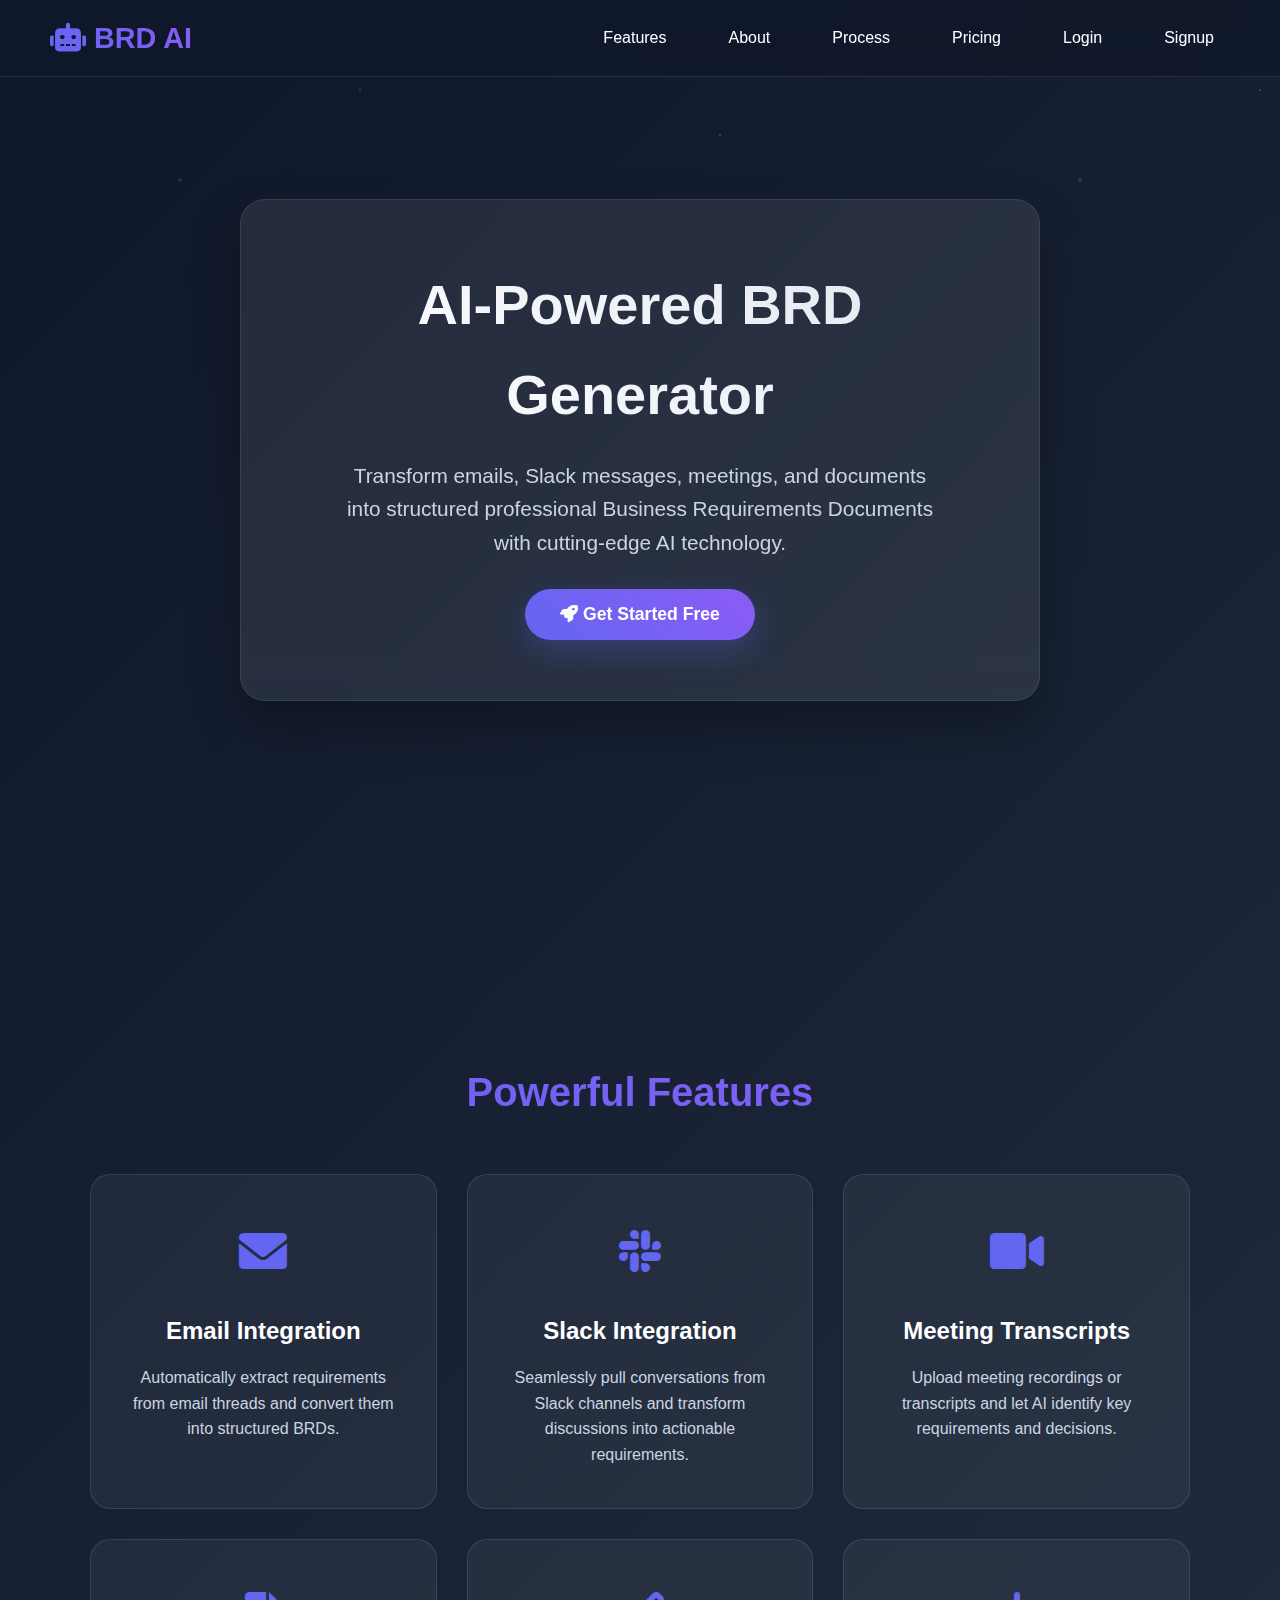
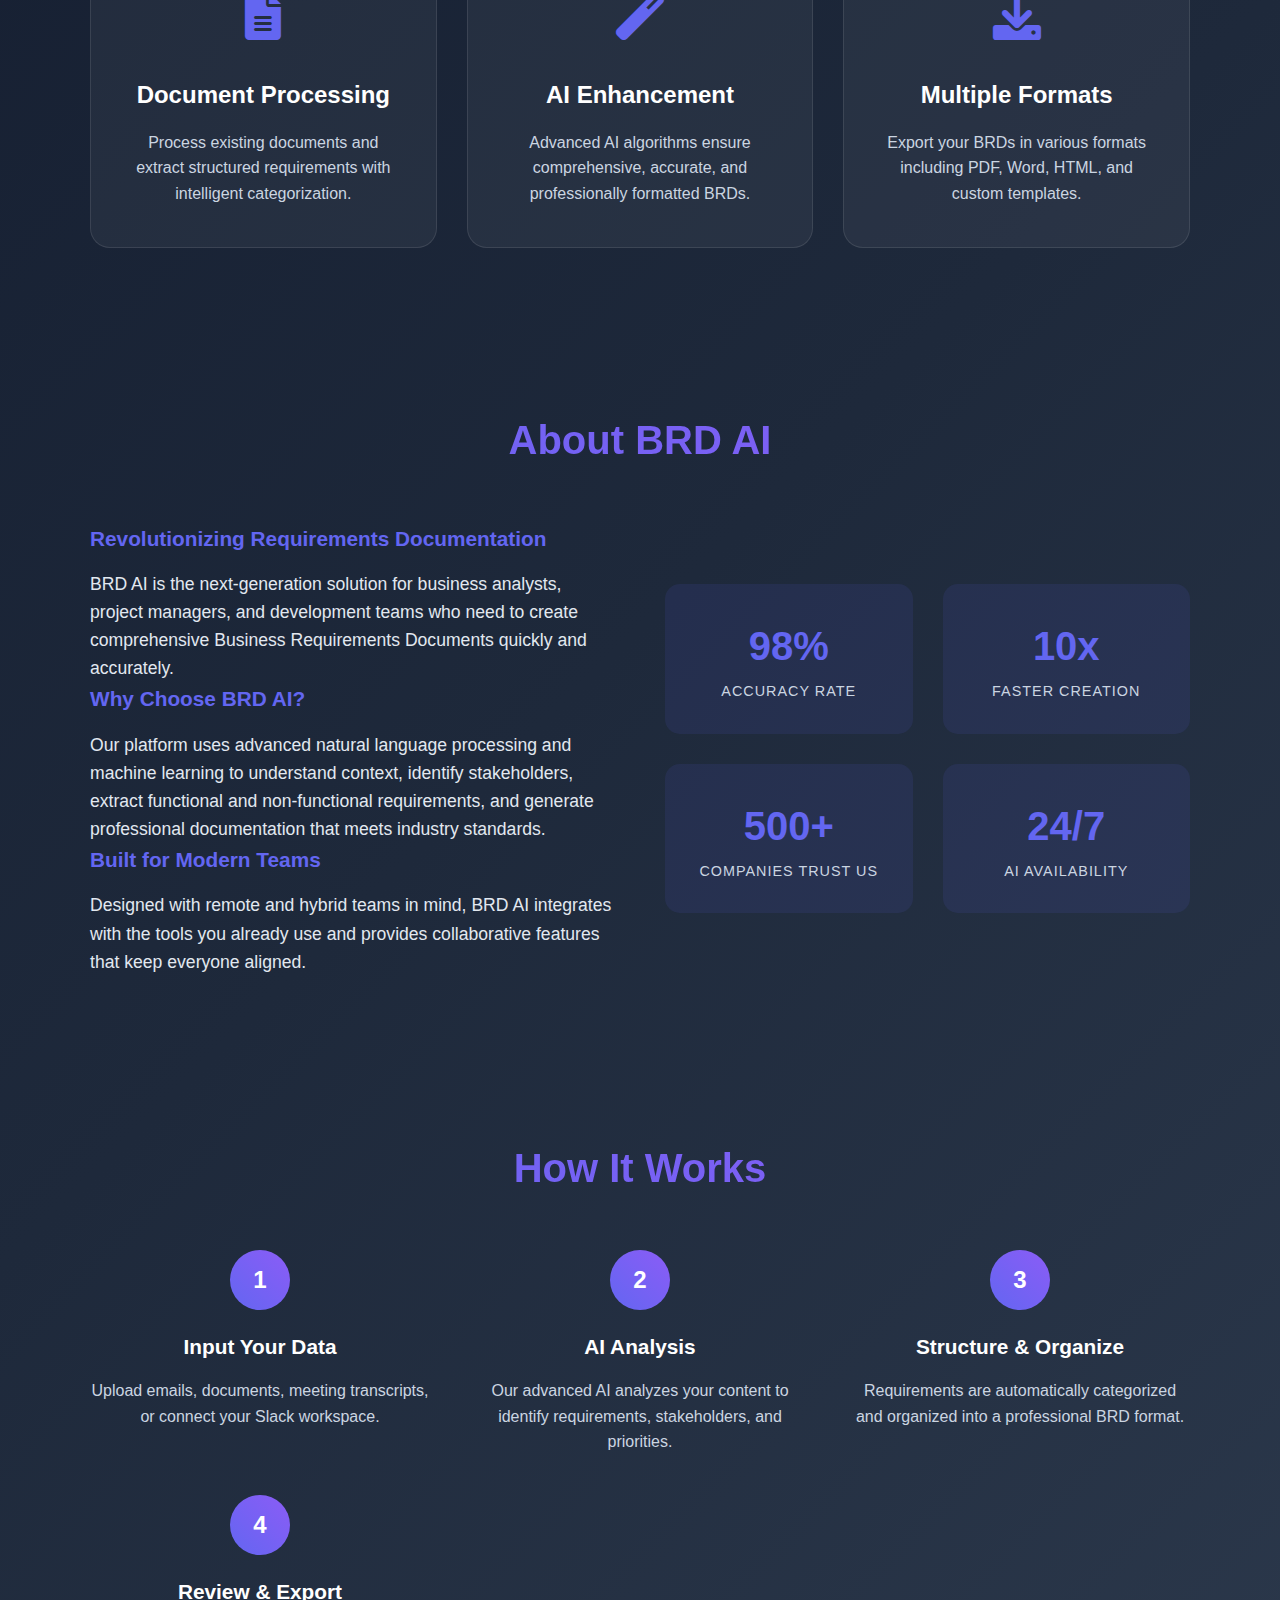
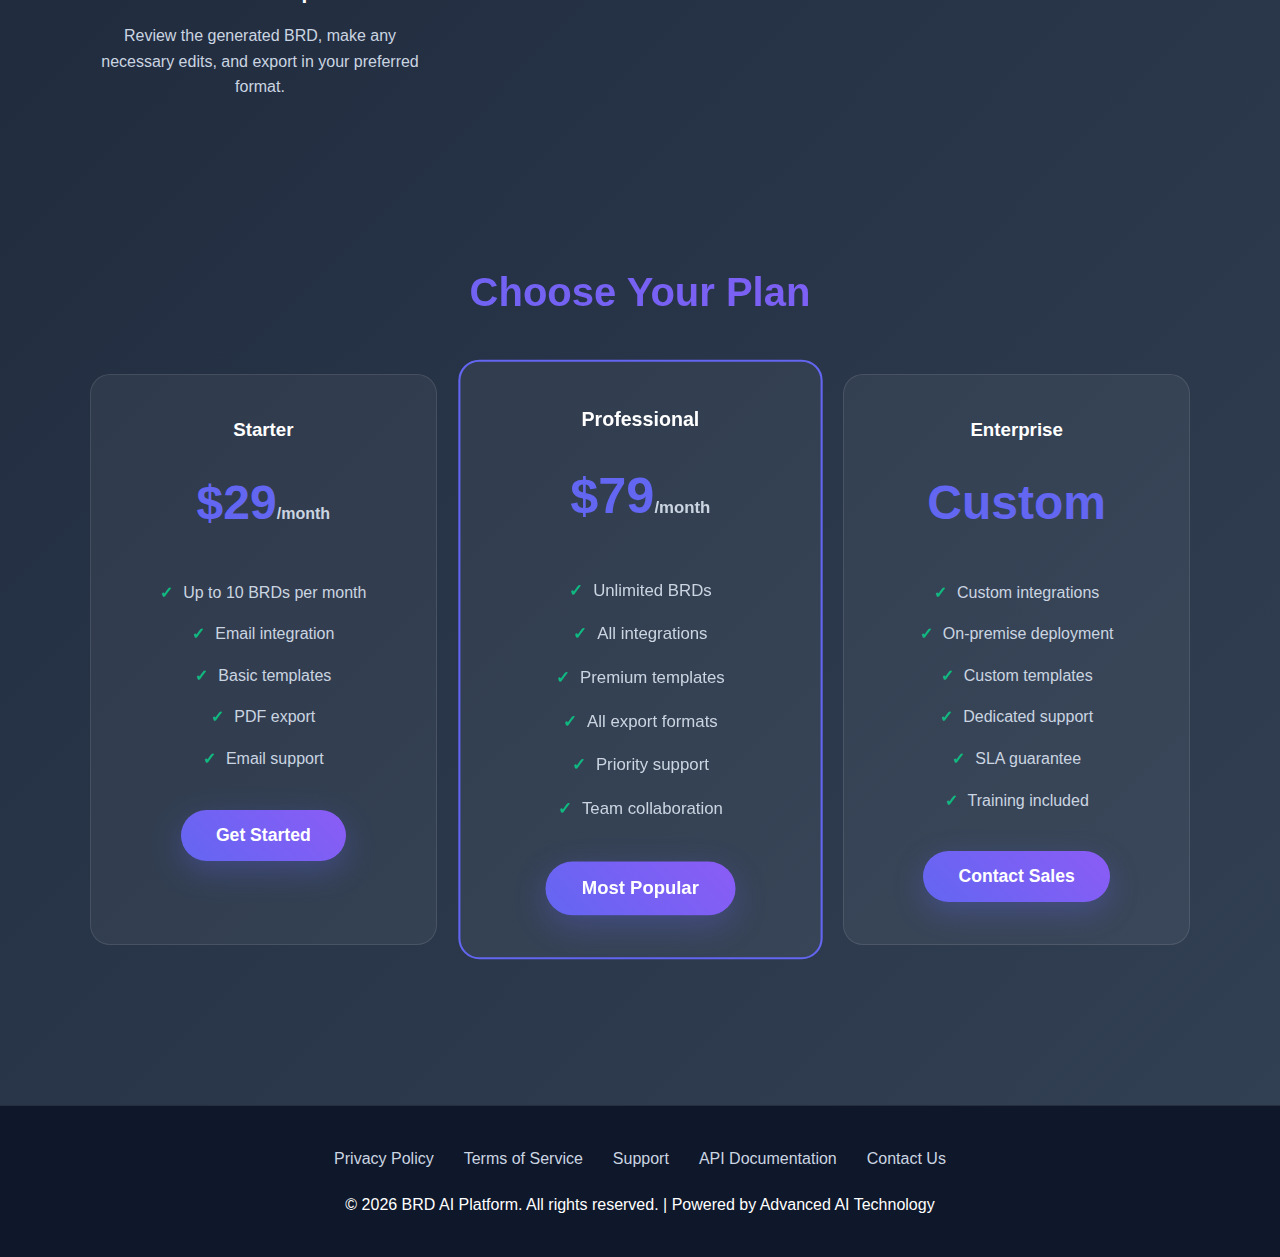
<file: index.html>
<!DOCTYPE html>
<html lang="en">
<head>
    <title>PS21 BRD AI - Professional Business Requirements Documentation</title>
    <meta name="viewport" content="width=device-width, initial-scale=1.0">
    <meta charset="UTF-8">
    <link href="https://cdnjs.cloudflare.com/ajax/libs/font-awesome/6.0.0/css/all.min.css" rel="stylesheet">
    <style>
        * {
            margin: 0;
            padding: 0;
            box-sizing: border-box;
        }

        body {
            font-family: 'Segoe UI', Tahoma, Geneva, Verdana, sans-serif;
            background: linear-gradient(135deg, #0f172a, #1e293b, #334155);
            color: white;
            line-height: 1.6;
            overflow-x: hidden;
        }

        /* Navigation */
        nav {
            position: fixed;
            top: 0;
            width: 100%;
            display: flex;
            justify-content: space-between;
            align-items: center;
            padding: 15px 50px;
            background: rgba(15, 23, 42, 0.9);
            backdrop-filter: blur(20px);
            z-index: 1000;
            border-bottom: 1px solid rgba(255, 255, 255, 0.1);
            transition: all 0.3s ease;
        }

        nav h2 {
            background: linear-gradient(45deg, #6366f1, #8b5cf6);
            -webkit-background-clip: text;
            -webkit-text-fill-color: transparent;
            background-clip: text;
            font-size: 1.8rem;
            font-weight: 700;
        }

        nav .nav-links {
            display: flex;
            gap: 30px;
        }

        nav a {
            color: white;
            text-decoration: none;
            padding: 8px 16px;
            border-radius: 8px;
            transition: all 0.3s ease;
            font-weight: 500;
        }

        nav a:hover {
            background: rgba(99, 102, 241, 0.2);
            color: #6366f1;
        }

        /* Hero Section */
        .hero {
            height: 100vh;
            display: flex;
            justify-content: center;
            align-items: center;
            text-align: center;
            position: relative;
            overflow: hidden;
        }

        .hero::before {
            content: '';
            position: absolute;
            top: 0;
            left: 0;
            right: 0;
            bottom: 0;
            background: url('data:image/svg+xml,<svg xmlns="http://www.w3.org/2000/svg" viewBox="0 0 1000 1000"><circle cx="200" cy="200" r="2" fill="%23ffffff20"/><circle cx="400" cy="100" r="1" fill="%23ffffff30"/><circle cx="600" cy="300" r="2" fill="%23ffffff20"/><circle cx="800" cy="150" r="1" fill="%23ffffff40"/></svg>');
            animation: float 20s infinite linear;
        }

        @keyframes float {
            0% { transform: translateY(0px) translateX(0px); }
            33% { transform: translateY(-20px) translateX(10px); }
            66% { transform: translateY(10px) translateX(-10px); }
            100% { transform: translateY(0px) translateX(0px); }
        }

        .glass {
            background: rgba(255, 255, 255, 0.08);
            backdrop-filter: blur(20px);
            padding: 60px;
            border-radius: 25px;
            border: 1px solid rgba(255, 255, 255, 0.1);
            box-shadow: 0 25px 50px rgba(0, 0, 0, 0.3);
            max-width: 800px;
            position: relative;
            z-index: 10;
        }

        .hero h1 {
            font-size: 3.5rem;
            margin-bottom: 20px;
            background: linear-gradient(45deg, #ffffff, #e2e8f0);
            -webkit-background-clip: text;
            -webkit-text-fill-color: transparent;
            background-clip: text;
            font-weight: 700;
        }

        .hero p {
            font-size: 1.3rem;
            margin-bottom: 30px;
            color: #cbd5e1;
            max-width: 600px;
            margin-left: auto;
            margin-right: auto;
        }

        .cta-button {
            padding: 15px 35px;
            border: none;
            border-radius: 50px;
            background: linear-gradient(45deg, #6366f1, #8b5cf6);
            color: white;
            cursor: pointer;
            font-size: 1.1rem;
            font-weight: 600;
            transition: all 0.3s ease;
            box-shadow: 0 10px 30px rgba(99, 102, 241, 0.3);
        }

        .cta-button:hover {
            transform: translateY(-3px);
            box-shadow: 0 15px 40px rgba(99, 102, 241, 0.4);
        }

        /* Main Content */
        .content {
            margin-top: 80px;
        }

        .section {
            padding: 80px 50px;
            max-width: 1200px;
            margin: 0 auto;
        }

        .section h2 {
            font-size: 2.5rem;
            text-align: center;
            margin-bottom: 50px;
            background: linear-gradient(45deg, #6366f1, #8b5cf6);
            -webkit-background-clip: text;
            -webkit-text-fill-color: transparent;
            background-clip: text;
        }

        /* Features Section */
        .features-grid {
            display: grid;
            grid-template-columns: repeat(auto-fit, minmax(300px, 1fr));
            gap: 30px;
            margin-top: 50px;
        }

        .feature-card {
            background: rgba(255, 255, 255, 0.05);
            border-radius: 20px;
            padding: 40px;
            text-align: center;
            border: 1px solid rgba(255, 255, 255, 0.1);
            transition: all 0.3s ease;
        }

        .feature-card:hover {
            transform: translateY(-10px);
            background: rgba(255, 255, 255, 0.1);
        }

        .feature-icon {
            font-size: 3rem;
            color: #6366f1;
            margin-bottom: 20px;
        }

        .feature-card h3 {
            font-size: 1.5rem;
            margin-bottom: 15px;
        }

        .feature-card p {
            color: #cbd5e1;
        }

        /* About Section */
        .about-content {
            display: grid;
            grid-template-columns: 1fr 1fr;
            gap: 50px;
            align-items: center;
        }

        .about-text {
            font-size: 1.1rem;
            color: #e2e8f0;
        }

        .about-text h3 {
            color: #6366f1;
            margin-bottom: 15px;
            font-size: 1.3rem;
        }

        .about-stats {
            display: grid;
            grid-template-columns: repeat(2, 1fr);
            gap: 30px;
        }

        .stat-card {
            background: rgba(99, 102, 241, 0.1);
            border-radius: 15px;
            padding: 30px;
            text-align: center;
        }

        .stat-number {
            font-size: 2.5rem;
            font-weight: 700;
            color: #6366f1;
            display: block;
        }

        .stat-label {
            color: #cbd5e1;
            font-size: 0.9rem;
            text-transform: uppercase;
            letter-spacing: 1px;
        }

        /* Process Section */
        .process-steps {
            display: grid;
            grid-template-columns: repeat(auto-fit, minmax(250px, 1fr));
            gap: 40px;
            margin-top: 50px;
        }

        .step {
            position: relative;
            text-align: center;
        }

        .step-number {
            width: 60px;
            height: 60px;
            border-radius: 50%;
            background: linear-gradient(45deg, #6366f1, #8b5cf6);
            display: flex;
            align-items: center;
            justify-content: center;
            margin: 0 auto 20px;
            font-size: 1.5rem;
            font-weight: 700;
        }

        .step h3 {
            margin-bottom: 15px;
            font-size: 1.3rem;
        }

        .step p {
            color: #cbd5e1;
        }

        /* Pricing Section */
        .pricing-grid {
            display: grid;
            grid-template-columns: repeat(auto-fit, minmax(300px, 1fr));
            gap: 30px;
            margin-top: 50px;
        }

        .pricing-card {
            background: rgba(255, 255, 255, 0.05);
            border-radius: 20px;
            padding: 40px;
            text-align: center;
            border: 1px solid rgba(255, 255, 255, 0.1);
            position: relative;
        }

        .pricing-card.featured {
            border: 2px solid #6366f1;
            transform: scale(1.05);
        }

        .price {
            font-size: 3rem;
            font-weight: 700;
            color: #6366f1;
            margin: 20px 0;
        }

        .pricing-features {
            list-style: none;
            margin: 30px 0;
        }

        .pricing-features li {
            padding: 8px 0;
            color: #cbd5e1;
        }

        .pricing-features li::before {
            content: "✓";
            color: #10b981;
            font-weight: bold;
            margin-right: 10px;
        }

        /* Footer */
        footer {
            background: #0f172a;
            text-align: center;
            padding: 40px 20px;
            border-top: 1px solid rgba(255, 255, 255, 0.1);
            margin-top: 80px;
        }

        .footer-content {
            max-width: 1200px;
            margin: 0 auto;
        }

        .footer-links {
            display: flex;
            justify-content: center;
            gap: 30px;
            margin-bottom: 20px;
        }

        .footer-links a {
            color: #cbd5e1;
            text-decoration: none;
            transition: color 0.3s ease;
        }

        .footer-links a:hover {
            color: #6366f1;
        }

        /* Responsive Design */
        @media (max-width: 768px) {
            nav {
                padding: 15px 20px;
            }

            nav .nav-links {
                gap: 15px;
            }

            .hero h1 {
                font-size: 2.5rem;
            }

            .glass {
                padding: 40px 30px;
                margin: 0 20px;
            }

            .section {
                padding: 60px 20px;
            }

            .about-content {
                grid-template-columns: 1fr;
                gap: 30px;
            }

            .process-steps {
                grid-template-columns: 1fr;
            }

            .pricing-card.featured {
                transform: none;
            }
        }

        /* Scroll animations */
        @keyframes fadeInUp {
            from {
                opacity: 0;
                transform: translateY(50px);
            }
            to {
                opacity: 1;
                transform: translateY(0);
            }
        }

        .animate-on-scroll {
            animation: fadeInUp 0.8s ease-out;
        }
    </style>
</head>

<body>

<nav>
    <h2><i class="fas fa-robot"></i> BRD AI</h2>
    <div class="nav-links">
        <a href="#features">Features</a>
        <a href="#about">About</a>
        <a href="#process">Process</a>
        <a href="#pricing">Pricing</a>
        <a href="login.html">Login</a>
        <a href="signup.html">Signup</a>
    </div>
</nav>

<section class="hero">
    <div class="glass">
        <h1>AI-Powered BRD Generator</h1>
        <p>Transform emails, Slack messages, meetings, and documents into structured professional Business Requirements Documents with cutting-edge AI technology.</p>
        <button class="cta-button" onclick="location.href='signup.html'">
            <i class="fas fa-rocket"></i> Get Started Free
        </button>
    </div>
</section>

<main class="content">
    <!-- Features Section -->
    <section id="features" class="section">
        <h2>Powerful Features</h2>
        <div class="features-grid">
            <div class="feature-card">
                <div class="feature-icon">
                    <i class="fas fa-envelope"></i>
                </div>
                <h3>Email Integration</h3>
                <p>Automatically extract requirements from email threads and convert them into structured BRDs.</p>
            </div>
            <div class="feature-card">
                <div class="feature-icon">
                    <i class="fab fa-slack"></i>
                </div>
                <h3>Slack Integration</h3>
                <p>Seamlessly pull conversations from Slack channels and transform discussions into actionable requirements.</p>
            </div>
            <div class="feature-card">
                <div class="feature-icon">
                    <i class="fas fa-video"></i>
                </div>
                <h3>Meeting Transcripts</h3>
                <p>Upload meeting recordings or transcripts and let AI identify key requirements and decisions.</p>
            </div>
            <div class="feature-card">
                <div class="feature-icon">
                    <i class="fas fa-file-alt"></i>
                </div>
                <h3>Document Processing</h3>
                <p>Process existing documents and extract structured requirements with intelligent categorization.</p>
            </div>
            <div class="feature-card">
                <div class="feature-icon">
                    <i class="fas fa-magic"></i>
                </div>
                <h3>AI Enhancement</h3>
                <p>Advanced AI algorithms ensure comprehensive, accurate, and professionally formatted BRDs.</p>
            </div>
            <div class="feature-card">
                <div class="feature-icon">
                    <i class="fas fa-download"></i>
                </div>
                <h3>Multiple Formats</h3>
                <p>Export your BRDs in various formats including PDF, Word, HTML, and custom templates.</p>
            </div>
        </div>
    </section>

    <!-- About Section -->
    <section id="about" class="section">
        <h2>About BRD AI</h2>
        <div class="about-content">
            <div class="about-text">
                <h3>Revolutionizing Requirements Documentation</h3>
                <p>BRD AI is the next-generation solution for business analysts, project managers, and development teams who need to create comprehensive Business Requirements Documents quickly and accurately.</p>
                
                <h3>Why Choose BRD AI?</h3>
                <p>Our platform uses advanced natural language processing and machine learning to understand context, identify stakeholders, extract functional and non-functional requirements, and generate professional documentation that meets industry standards.</p>
                
                <h3>Built for Modern Teams</h3>
                <p>Designed with remote and hybrid teams in mind, BRD AI integrates with the tools you already use and provides collaborative features that keep everyone aligned.</p>
            </div>
            <div class="about-stats">
                <div class="stat-card">
                    <span class="stat-number">98%</span>
                    <span class="stat-label">Accuracy Rate</span>
                </div>
                <div class="stat-card">
                    <span class="stat-number">10x</span>
                    <span class="stat-label">Faster Creation</span>
                </div>
                <div class="stat-card">
                    <span class="stat-number">500+</span>
                    <span class="stat-label">Companies Trust Us</span>
                </div>
                <div class="stat-card">
                    <span class="stat-number">24/7</span>
                    <span class="stat-label">AI Availability</span>
                </div>
            </div>
        </div>
    </section>

    <!-- Process Section -->
    <section id="process" class="section">
        <h2>How It Works</h2>
        <div class="process-steps">
            <div class="step">
                <div class="step-number">1</div>
                <h3>Input Your Data</h3>
                <p>Upload emails, documents, meeting transcripts, or connect your Slack workspace.</p>
            </div>
            <div class="step">
                <div class="step-number">2</div>
                <h3>AI Analysis</h3>
                <p>Our advanced AI analyzes your content to identify requirements, stakeholders, and priorities.</p>
            </div>
            <div class="step">
                <div class="step-number">3</div>
                <h3>Structure & Organize</h3>
                <p>Requirements are automatically categorized and organized into a professional BRD format.</p>
            </div>
            <div class="step">
                <div class="step-number">4</div>
                <h3>Review & Export</h3>
                <p>Review the generated BRD, make any necessary edits, and export in your preferred format.</p>
            </div>
        </div>
    </section>

    <!-- Pricing Section -->
    <section id="pricing" class="section">
        <h2>Choose Your Plan</h2>
        <div class="pricing-grid">
            <div class="pricing-card">
                <h3>Starter</h3>
                <div class="price">$29<span style="font-size: 1rem; color: #cbd5e1;">/month</span></div>
                <ul class="pricing-features">
                    <li>Up to 10 BRDs per month</li>
                    <li>Email integration</li>
                    <li>Basic templates</li>
                    <li>PDF export</li>
                    <li>Email support</li>
                </ul>
                <button class="cta-button">Get Started</button>
            </div>
            <div class="pricing-card featured">
                <h3>Professional</h3>
                <div class="price">$79<span style="font-size: 1rem; color: #cbd5e1;">/month</span></div>
                <ul class="pricing-features">
                    <li>Unlimited BRDs</li>
                    <li>All integrations</li>
                    <li>Premium templates</li>
                    <li>All export formats</li>
                    <li>Priority support</li>
                    <li>Team collaboration</li>
                </ul>
                <button class="cta-button">Most Popular</button>
            </div>
            <div class="pricing-card">
                <h3>Enterprise</h3>
                <div class="price">Custom</div>
                <ul class="pricing-features">
                    <li>Custom integrations</li>
                    <li>On-premise deployment</li>
                    <li>Custom templates</li>
                    <li>Dedicated support</li>
                    <li>SLA guarantee</li>
                    <li>Training included</li>
                </ul>
                <button class="cta-button">Contact Sales</button>
            </div>
        </div>
    </section>
</main>

<footer>
    <div class="footer-content">
        <div class="footer-links">
            <a href="#">Privacy Policy</a>
            <a href="#">Terms of Service</a>
            <a href="#">Support</a>
            <a href="#">API Documentation</a>
            <a href="#">Contact Us</a>
        </div>
        <p>&copy; 2026 BRD AI Platform. All rights reserved. | Powered by Advanced AI Technology</p>
    </div>
</footer>

<script>
    // Smooth scrolling for navigation links
    document.querySelectorAll('a[href^="#"]').forEach(anchor => {
        anchor.addEventListener('click', function (e) {
            e.preventDefault();
            const target = document.querySelector(this.getAttribute('href'));
            if (target) {
                target.scrollIntoView({
                    behavior: 'smooth',
                    block: 'start'
                });
            }
        });
    });

    // Add scroll effect to navigation
    window.addEventListener('scroll', () => {
        const nav = document.querySelector('nav');
        if (window.scrollY > 100) {
            nav.style.background = 'rgba(15, 23, 42, 0.95)';
        } else {
            nav.style.background = 'rgba(15, 23, 42, 0.9)';
        }
    });

    // Animate elements on scroll
    const observerOptions = {
        threshold: 0.1,
        rootMargin: '0px 0px -50px 0px'
    };

    const observer = new IntersectionObserver((entries) => {
        entries.forEach(entry => {
            if (entry.isIntersecting) {
                entry.target.classList.add('animate-on-scroll');
            }
        });
    }, observerOptions);

    // Observe all sections and cards
    document.querySelectorAll('.section, .feature-card, .step, .pricing-card').forEach(el => {
        observer.observe(el);
    });
</script>

</body>
</html>
</file>
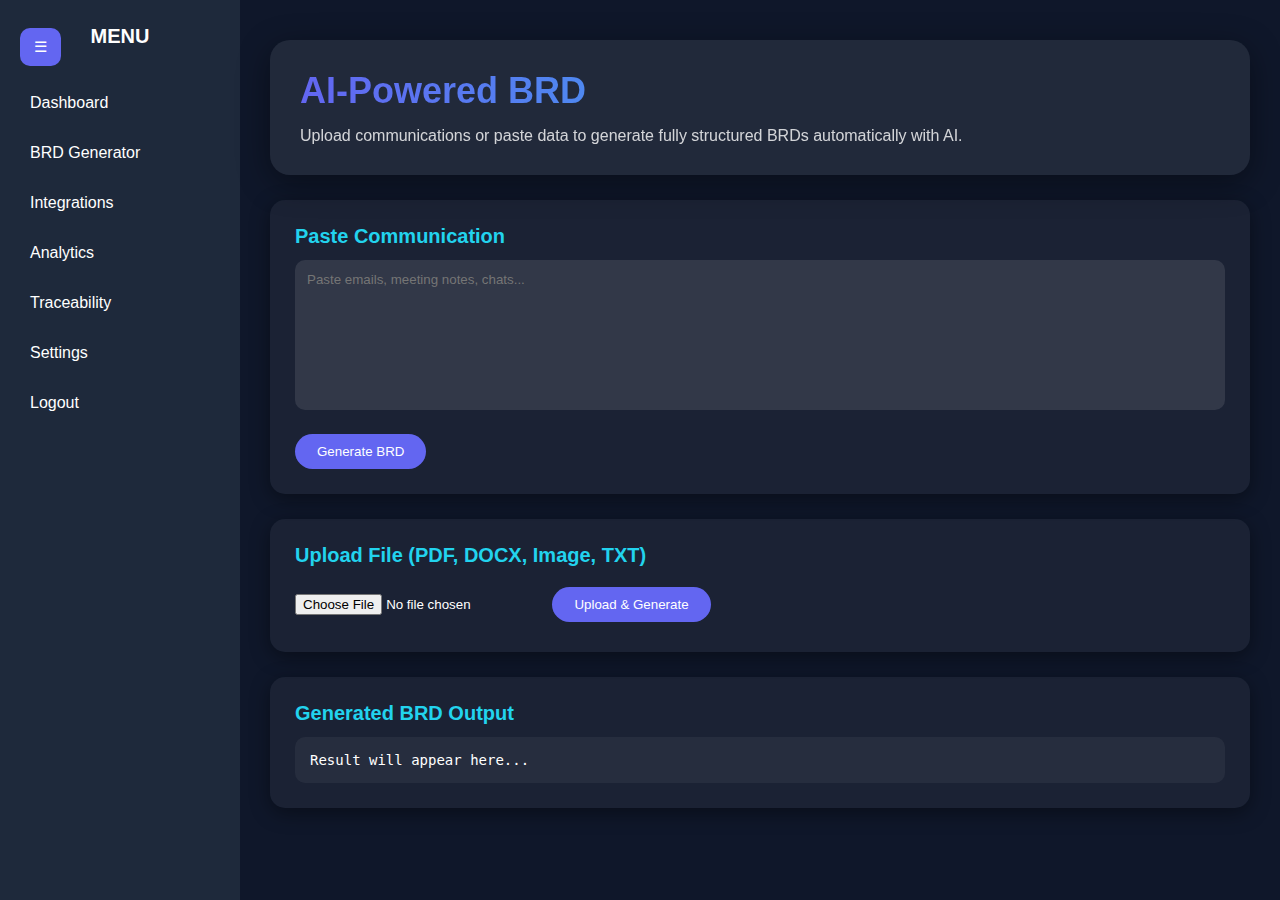
<file: generator.html>
<!DOCTYPE html>
<html lang="en">
<head>
<meta charset="UTF-8">
<meta name="viewport" content="width=device-width, initial-scale=1.0">
<title>BRD Generator</title>
<style>
/* Base Reset */
*{margin:0;padding:0;box-sizing:border-box;font-family:"Segoe UI",sans-serif;}
body{background:#0f172a;color:white;overflow-x:hidden;transition:0.3s;}
.container{display:flex;min-height:100vh;transition:0.4s;}
.sidebar{width:240px;background:#1e293b;padding:25px 15px;flex-shrink:0;display:flex;flex-direction:column;transition:0.4s;}
.sidebar.hidden{width:0;padding:0;overflow:hidden;}
.sidebar h2{text-align:center;margin-bottom:30px;font-size:20px;}
.sidebar a{display:block;color:white;text-decoration:none;padding:10px 15px;margin:6px 0;border-radius:8px;transition:0.2s;}
.sidebar a:hover{background:rgba(255,255,255,0.1);}
.menu-btn{position:fixed;top:20px;left:20px;background:#6366f1;border:none;color:white;padding:10px 14px;border-radius:10px;cursor:pointer;z-index:1100;font-size:15px;}
.content{flex:1;padding:40px 30px;transition:0.4s;}
.hero{background:rgba(255,255,255,0.08);backdrop-filter:blur(20px);padding:30px;border-radius:20px;margin-bottom:25px;box-shadow:0 8px 32px rgba(0,0,0,0.4);}
.hero h1{font-size:36px;background:linear-gradient(90deg,#6366f1,#22d3ee);-webkit-background-clip:text;-webkit-text-fill-color:transparent;margin-bottom:15px;}
.hero p{opacity:0.8;}
.card{background:rgba(255,255,255,0.05);padding:25px;border-radius:15px;margin-bottom:25px;box-shadow:0 5px 20px rgba(0,0,0,0.4);transition:0.4s;}
.card h3{font-size:20px;margin-bottom:12px;color:#22d3ee;}
textarea{width:100%;height:150px;border:none;border-radius:10px;padding:12px;background:rgba(255,255,255,0.1);color:white;resize:none;outline:none;margin-bottom:12px;transition:0.2s;}
textarea:focus{background:rgba(255,255,255,0.15);}
input[type="file"]{margin-top:10px;margin-bottom:12px;color:white;}
button{margin-top:8px;padding:10px 22px;border:none;border-radius:20px;background:#6366f1;color:white;cursor:pointer;transition:0.3s;}
button:hover{background:#4f46e5;}
#loading{display:none;margin-top:10px;color:#22d3ee;}
#output{margin-top:12px;white-space:pre-wrap;background:rgba(255,255,255,0.05);padding:15px;border-radius:10px;max-height:400px;overflow:auto;font-family:monospace;font-size:14px;}
</style>
</head>
<body>

<button class="menu-btn" onclick="toggleSidebar()">☰</button>

<div class="container">
  <div class="sidebar" id="sidebar">
    <h2>MENU</h2>
    <a href="dashboard.html">Dashboard</a>
    <a href="generator.html">BRD Generator</a>
    <a href="integrations.html">Integrations</a>
    <a href="analytics.html">Analytics</a>
    <a href="traceability.html">Traceability</a>
    <a href="settings.html">Settings</a>
    <a href="#" onclick="logout()">Logout</a>
  </div>
  <div class="content">
    <div class="hero">
      <h1 id="typewriter"></h1>
      <p>Upload communications or paste data to generate fully structured BRDs automatically with AI.</p>
    </div>

    <div class="card">
      <h3>Paste Communication</h3>
      <textarea id="textInput" placeholder="Paste emails, meeting notes, chats..."></textarea>
      <button onclick="generateText()">Generate BRD</button>
    </div>

    <div class="card">
      <h3>Upload File (PDF, DOCX, Image, TXT)</h3>
      <input type="file" id="fileInput">
      <button onclick="uploadFile()">Upload & Generate</button>
    </div>

    <div id="loading">Processing... Please wait</div>

    <div class="card">
      <h3>Generated BRD Output</h3>
      <div id="output">Result will appear here...</div>
    </div>
  </div>
</div>

<script>
const API_BASE = "http://127.0.0.1:5000";
const loading = document.getElementById("loading");
const output = document.getElementById("output");

// Sidebar toggle
function toggleSidebar(){document.getElementById("sidebar").classList.toggle("hidden");}

// Dummy logout
function logout(){alert("Logging out..."); window.location.href="index.html";}

// Typewriter hero text
let text="AI-Powered BRD Generator";
let i=0;
function typeWriter(){if(i<text.length){document.getElementById("typewriter").innerHTML+=text.charAt(i);i++;setTimeout(typeWriter,50);}}
typeWriter();

// TEXT GENERATION
async function generateText(){
    const text=document.getElementById("textInput").value;
    if(!text.trim()){alert("Please enter some text");return;}
    loading.style.display="block"; output.innerText="";
    try{
        const response = await fetch(API_BASE + "/generate",{
            method:"POST",
            headers:{"Content-Type":"application/json"},
            body:JSON.stringify({text:text})
        });
        const data = await response.json();
        output.innerText = JSON.stringify(data,null,2);
    }catch(error){output.innerText="Error connecting to backend";console.error(error);}
    loading.style.display="none";
}

// FILE UPLOAD
async function uploadFile(){
    const fileInput=document.getElementById("fileInput");
    const file=fileInput.files[0];
    if(!file){alert("Please select a file");return;}
    const formData=new FormData(); formData.append("file",file);
    loading.style.display="block"; output.innerText="";
    try{
        const response=await fetch(API_BASE+"/upload-file",{method:"POST",body:formData});
        const data=await response.json();
        output.innerText=JSON.stringify(data,null,2);
    }catch(error){output.innerText="Error uploading file";console.error(error);}
    loading.style.display="none";
}
</script>

</body>
</html>
</file>
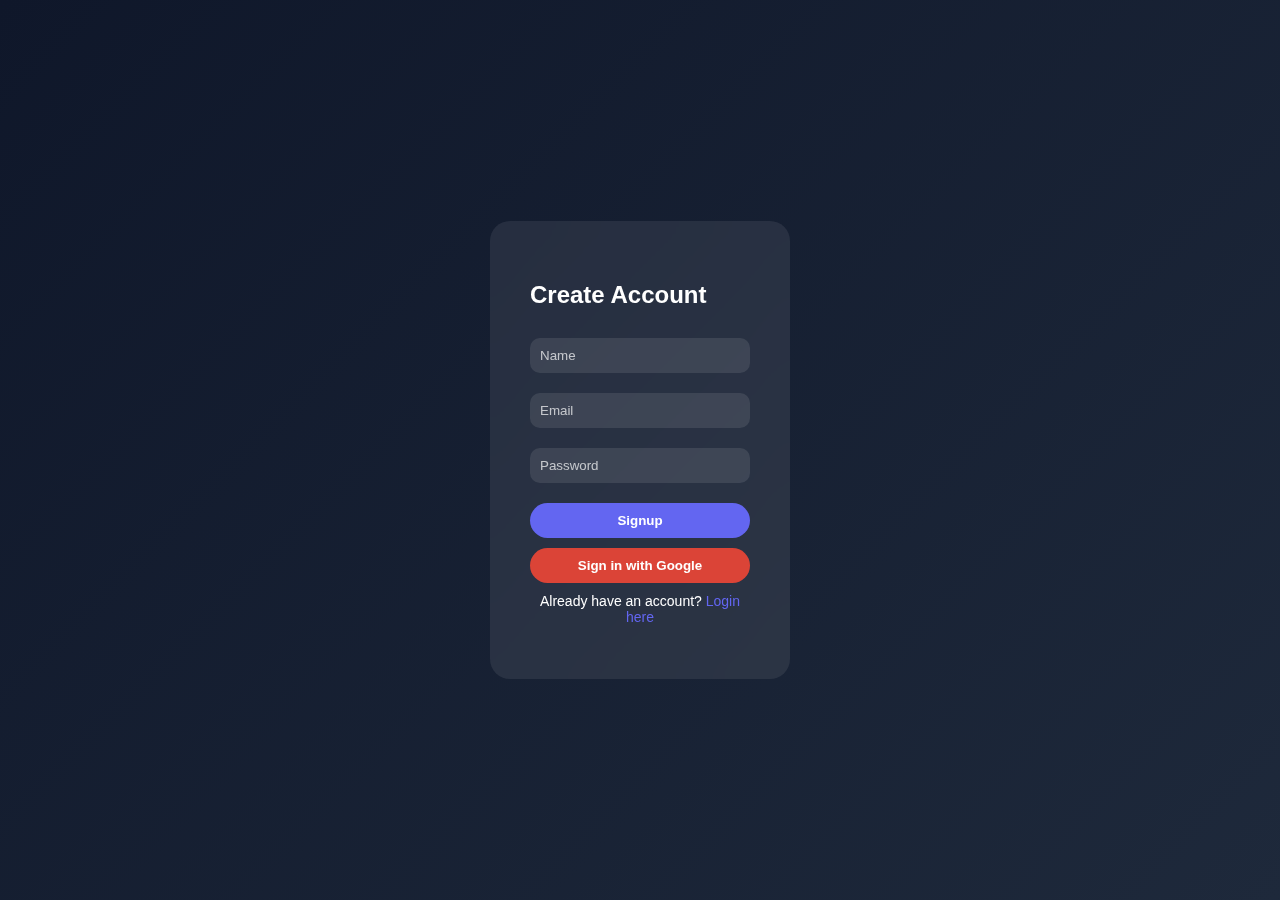
<file: signup.html>
<!DOCTYPE html>
<html lang="en">
<head>
<meta charset="UTF-8">
<meta name="viewport" content="width=device-width, initial-scale=1.0">
<title>Signup | BRD Model</title>
<style>
body {
  margin:0;
  height:100vh;
  display:flex;
  justify-content:center;
  align-items:center;
  background:linear-gradient(135deg,#0f172a,#1e293b);
  color:white;
  font-family:Segoe UI, sans-serif;
}
.glass {
  background:rgba(255,255,255,0.08);
  padding:40px;
  border-radius:20px;
  backdrop-filter:blur(15px);
  width:300px;
  box-sizing:border-box;
}
input {
  width:100%;
  padding:10px;
  margin:10px 0;
  border:none;
  border-radius:10px;
  box-sizing:border-box;
  outline:none;
  background:rgba(255,255,255,0.1);
  color:white;
}
input::placeholder { color: rgba(255,255,255,0.7); }
button {
  width:100%;
  padding:10px;
  border:none;
  border-radius:20px;
  background:#6366f1;
  color:white;
  cursor:pointer;
  margin-top:10px;
  font-weight:bold;
}
button:disabled{background:#a5b4fc;cursor:not-allowed;}
p{text-align:center;margin-top:10px;font-size:14px;}
a{color:#6366f1;text-decoration:none;}
button.google-btn{background:#db4437;}
</style>
</head>
<body>

<div class="glass">
  <h2>Create Account</h2>
  <input type="text" id="name" placeholder="Name" required>
  <input type="email" id="email" placeholder="Email" required>
  <input type="password" id="password" placeholder="Password" required>
  <button id="emailSignupBtn">Signup</button>
  <button id="googleBtn" class="google-btn">Sign in with Google</button>
  <p>Already have an account? <a href="login.html">Login here</a></p>
</div>

<script>
  // Local demo signup (no backend)
  function signup() {
    const name = document.getElementById("name").value.trim();
    const email = document.getElementById("email").value.trim();
    const password = document.getElementById("password").value;

    if(!name || !email || password.length < 6) {
      alert("Enter valid details. Password must be at least 6 characters.");
      return;
    }

    alert("Signup successful (demo)!");
    window.location.href = "dashboard.html"; // redirect
  }

  function googleSignIn() {
    alert("Google Sign-In (demo)!");
    window.location.href = "dashboard.html"; // redirect
  }

  document.getElementById("emailSignupBtn").addEventListener("click", signup);
  document.getElementById("googleBtn").addEventListener("click", googleSignIn);
</script>

</body>
</html>
</file>
